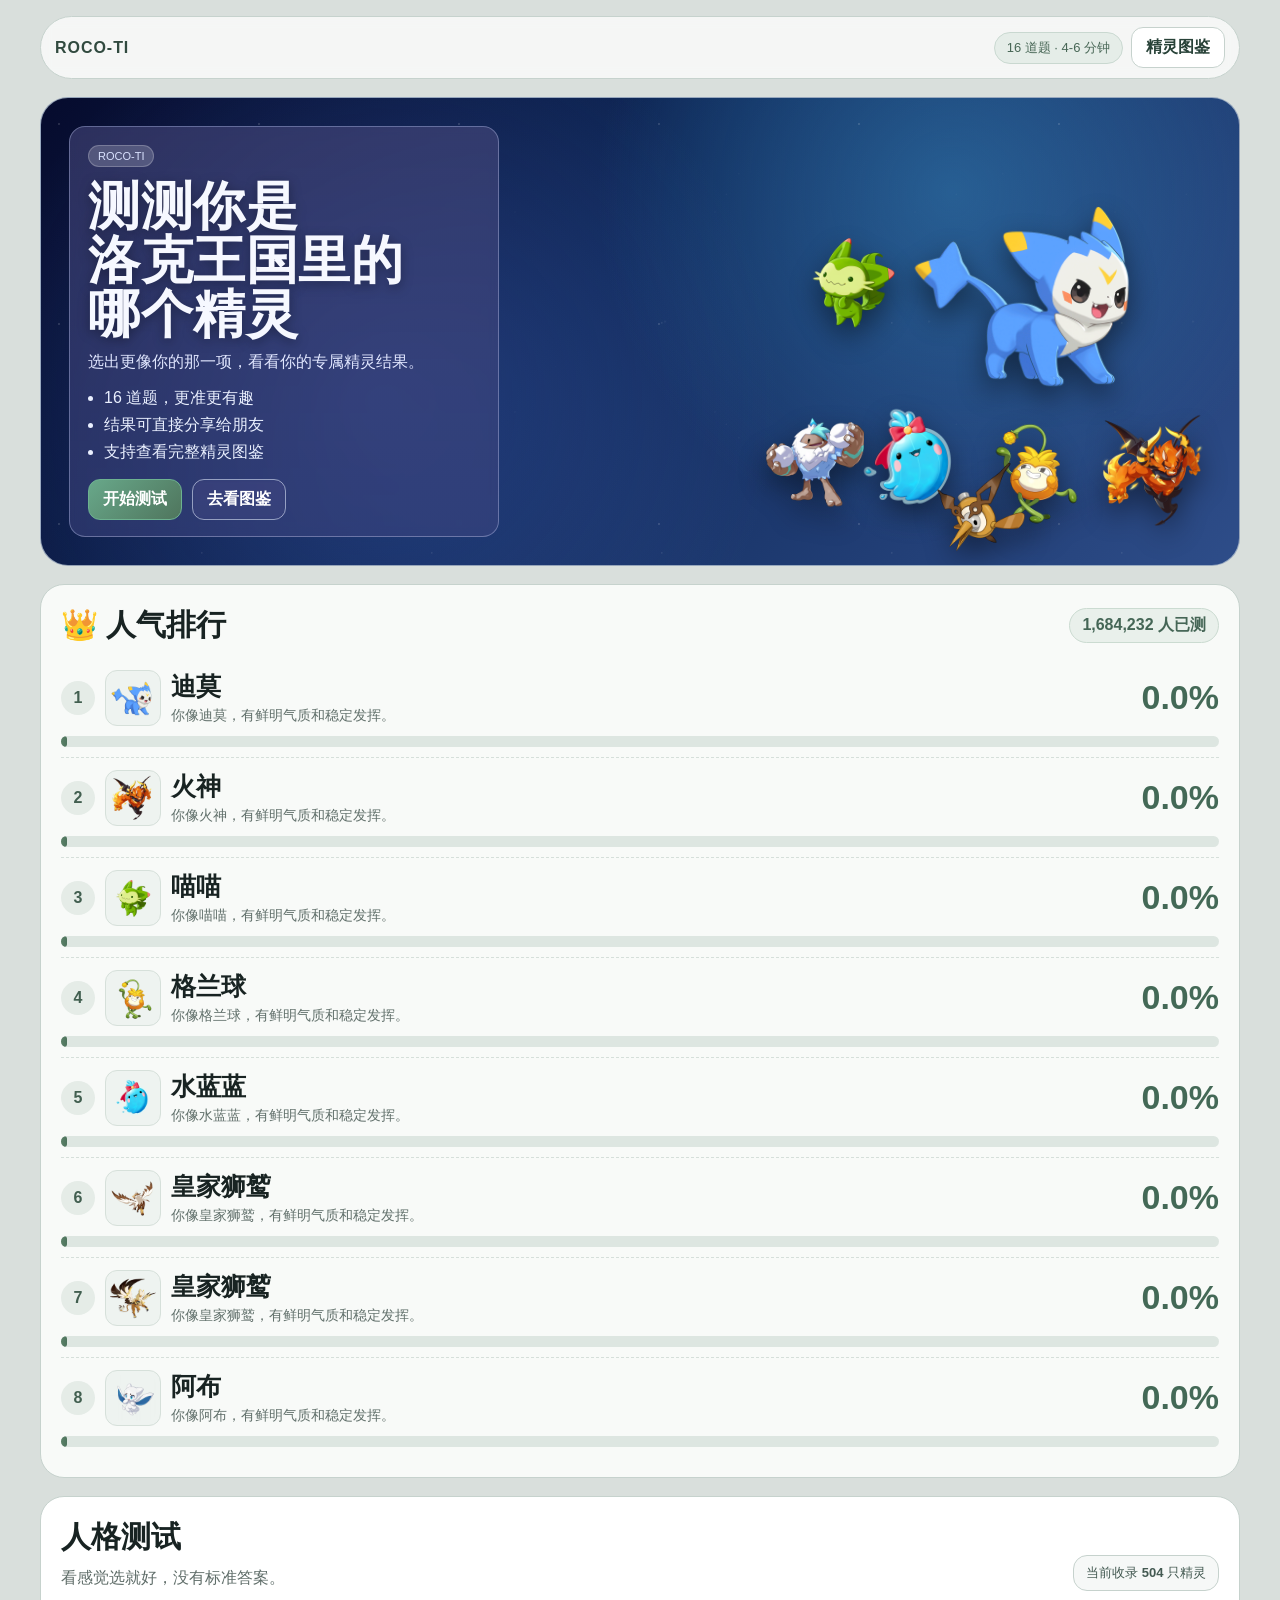
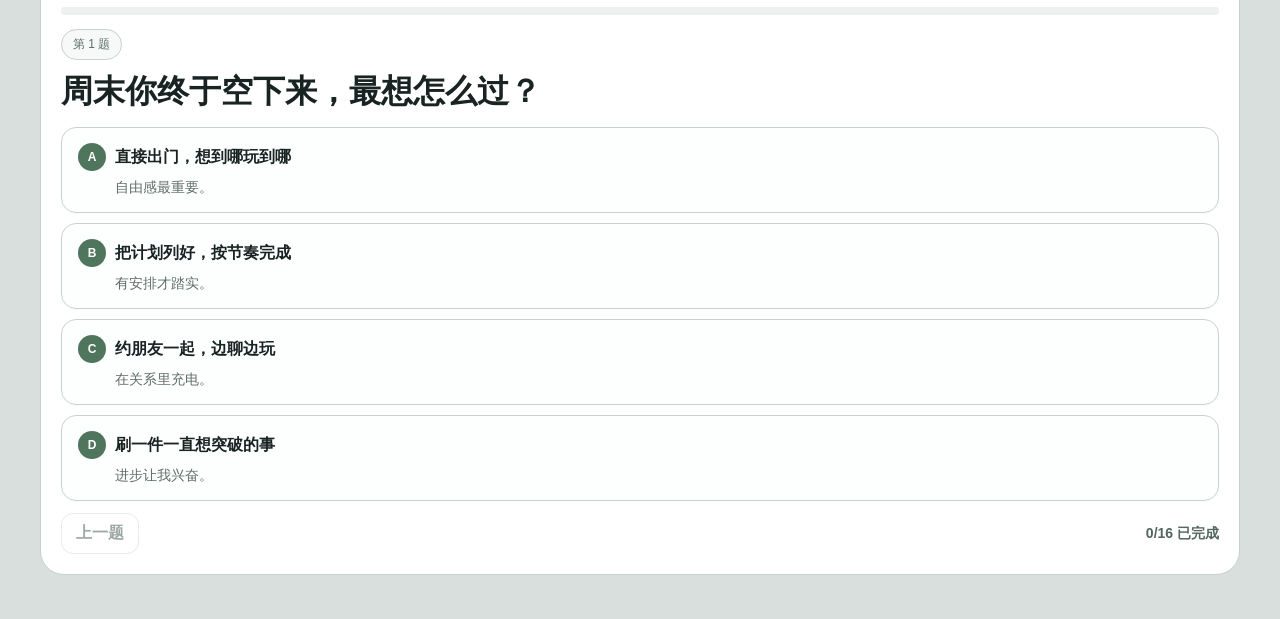
<file: index.html>
<!DOCTYPE html>
<html lang="zh-CN">
<head>
  <meta charset="UTF-8" />
  <meta name="viewport" content="width=device-width, initial-scale=1.0" />
  <title>测测你是洛克王国里的哪个精灵</title>
  <meta name="description" content="测测你是洛克王国里的哪个精灵，16题快速匹配，支持结果分享。" />
  <link rel="icon" type="image/png" href="assets/ui/favicon.png" />
  <link rel="stylesheet" href="assets/css/style.css" />
</head>
<body>
  <main class="page">
    <header class="topbar">
      <a class="brand" href="index.html">ROCO-TI</a>
      <div class="top-actions">
        <span class="pill">16 道题 · 4-6 分钟</span>
        <a class="link-btn" href="dex.html">精灵图鉴</a>
      </div>
    </header>

    <section class="hero-scene">
      <div class="star-layer"></div>
      <section class="hero-copy-card">
        <span class="hero-mini">ROCO-TI</span>
        <h1>测测你是<br/>洛克王国里的<br/>哪个精灵</h1>
        <p>选出更像你的那一项，看看你的专属精灵结果。</p>
        <ul>
          <li>16 道题，更准更有趣</li>
          <li>结果可直接分享给朋友</li>
          <li>支持查看完整精灵图鉴</li>
        </ul>
        <div class="hero-buttons">
          <a class="btn primary" id="startQuizBtn" href="#quizSection">开始测试</a>
          <a class="btn ghost" href="dex.html" id="openGalleryBtn">去看图鉴</a>
        </div>
      </section>

      <div class="hero-sprites" aria-hidden="true">
        <img class="sprite s1" src="assets/spirits_full/spirit_3167.png" alt="" />
        <img class="sprite s2" src="assets/spirits_full/spirit_3168.png" alt="" />
        <img class="sprite s3" src="assets/spirits_full/spirit_3174.png" alt="" />
        <img class="sprite s4" src="assets/spirits_full/spirit_3441.png" alt="" />
        <img class="sprite s5" src="assets/spirits_full/spirit_3173.png" alt="" />
        <img class="sprite s6" src="assets/spirits_full/spirit_3318.png" alt="" />
        <img class="sprite s7" src="assets/spirits_full/spirit_3411.png" alt="" />
      </div>
    </section>

    <section class="panel rank-panel">
      <div class="rank-head">
        <h2>👑 人气排行</h2>
        <span class="rank-total" id="totalTestCount">1,684,232 人已测</span>
      </div>
      <div id="rankMount"></div>
    </section>

    <section class="panel quiz-panel" id="quizSection">
      <div class="quiz-head">
        <div>
          <h2>人格测试</h2>
          <p class="panel-sub">看感觉选就好，没有标准答案。</p>
        </div>
        <div class="count-card">当前收录 <strong id="libraryCount">--</strong> 只精灵</div>
      </div>

      <div class="progress"><span id="progressBar"></span></div>
      <div id="quizMount"></div>

      <div class="result" id="resultWrap">
        <div class="result-art" id="resultArt"></div>
        <div class="result-copy">
          <div class="result-topline">
            <div class="result-code" id="resultCode">RESULT</div>
            <div class="result-series" id="resultSeries">主流系列</div>
          </div>
          <h3 id="resultName">——</h3>
          <p class="desc" id="resultPitch"></p>
          <div class="type-row" id="resultTypes"></div>
          <div class="tag-row" id="resultTags"></div>
          <div class="meta-row">
            <span id="resultConfidence">匹配度：--</span>
          </div>
          <div class="info-list" id="resultInfo"></div>
          <p class="desc" id="resultSummary"></p>
          <div class="stat-grid" id="resultStats"></div>
          <div class="suggest" id="similarMount"></div>
          <div class="row-actions">
            <button class="btn primary" id="restartBtn">再测一次</button>
            <button class="btn" id="shareResultBtn">分享结果</button>
            <button class="btn ghost" id="openWikiBtn">查看图鉴页</button>
          </div>
        </div>
      </div>
    </section>
  </main>

  <script src="assets/js/ranking-config.js"></script>
  <script src="assets/js/app.js"></script>
</body>
</html>
</file>
<file: assets/css/style.css>
:root {
  --bg: #d9dfdc;
  --ink: #182322;
  --muted: #5f6d69;
  --line: #c6d2cd;
  --card: #ffffff;
  --green: #4f755d;
  --green-soft: #e5ede8;
  --night-1: #060b2d;
  --night-2: #102a5b;
  --night-3: #2e4d89;
  --violet-card: rgba(92, 94, 148, 0.38);
}

* { box-sizing: border-box; }
html { scroll-behavior: smooth; }
body {
  margin: 0;
  background: var(--bg);
  color: var(--ink);
  font-family: "PingFang SC", "Noto Sans SC", "Microsoft YaHei", sans-serif;
}

a { color: inherit; text-decoration: none; }
img { display: block; max-width: 100%; }
button, input, select { font: inherit; }

.page {
  width: min(1200px, calc(100% - 28px));
  margin: 16px auto 44px;
  display: grid;
  gap: 18px;
}

.topbar {
  display: flex;
  justify-content: space-between;
  align-items: center;
  gap: 12px;
  padding: 10px 14px;
  border: 1px solid var(--line);
  border-radius: 999px;
  background: rgba(255, 255, 255, 0.72);
  backdrop-filter: blur(6px);
}

.brand {
  font-weight: 800;
  letter-spacing: 0.06em;
  color: #314a3f;
}

.top-actions {
  display: flex;
  align-items: center;
  gap: 8px;
}

.pill {
  display: inline-flex;
  align-items: center;
  border: 1px solid #c9d8d0;
  background: var(--green-soft);
  color: #486756;
  border-radius: 999px;
  padding: 6px 12px;
  font-size: 13px;
}

.hero-scene {
  position: relative;
  min-height: 420px;
  border-radius: 28px;
  border: 1px solid rgba(173, 187, 204, 0.85);
  overflow: hidden;
  background:
    radial-gradient(circle at 76% 20%, rgba(56, 145, 198, 0.45), transparent 36%),
    radial-gradient(circle at 28% 64%, rgba(74, 98, 188, 0.34), transparent 44%),
    linear-gradient(130deg, var(--night-1), var(--night-2) 45%, var(--night-3));
}

.star-layer,
.star-layer::before,
.star-layer::after {
  content: "";
  position: absolute;
  inset: 0;
  background-image:
    radial-gradient(2px 2px at 18px 26px, rgba(255,255,255,.8), transparent 50%),
    radial-gradient(1.5px 1.5px at 74px 114px, rgba(255,255,255,.6), transparent 50%),
    radial-gradient(1px 1px at 135px 60px, rgba(255,255,255,.55), transparent 48%);
  background-size: 200px 200px;
  pointer-events: none;
  opacity: .55;
}

.star-layer::before { transform: scale(1.15); opacity: .35; }
.star-layer::after { transform: scale(1.32); opacity: .25; }

.hero-copy-card {
  position: relative;
  z-index: 2;
  margin: 28px;
  width: min(430px, calc(100% - 56px));
  padding: 18px 18px 16px;
  border-radius: 16px;
  border: 1px solid rgba(209, 219, 255, 0.35);
  background: linear-gradient(180deg, rgba(73, 74, 126, 0.58), rgba(63, 70, 129, 0.52));
  backdrop-filter: blur(5px);
  color: #f6f8ff;
}

.hero-mini {
  display: inline-block;
  font-size: 11px;
  color: #dae2ff;
  background: rgba(255, 255, 255, 0.18);
  border: 1px solid rgba(255, 255, 255, 0.22);
  border-radius: 999px;
  padding: 4px 9px;
}

.hero-copy-card h1 {
  margin: 12px 0 8px;
  font-size: clamp(34px, 5vw, 52px);
  line-height: 1.04;
  letter-spacing: .01em;
  text-shadow: 0 3px 12px rgba(0,0,0,.35);
}

.hero-copy-card p {
  margin: 0;
  color: #e1e7ff;
  line-height: 1.65;
}

.hero-copy-card ul {
  margin: 12px 0 0;
  padding-left: 16px;
  display: grid;
  gap: 6px;
  color: #eaf0ff;
}

.hero-buttons {
  margin-top: 16px;
  display: flex;
  gap: 10px;
  flex-wrap: wrap;
}

.hero-buttons .btn,
.hero-buttons .link-btn {
  border-color: rgba(232, 241, 255, 0.55);
  color: #ffffff;
  background: rgba(255, 255, 255, 0.12);
  backdrop-filter: blur(2px);
}

.hero-buttons .btn.primary {
  background: linear-gradient(135deg, #68a88a, #4f755d);
  border-color: #6db290;
  color: #fff;
}

.hero-sprites {
  position: absolute;
  inset: 0;
  pointer-events: none;
}

.sprite {
  position: absolute;
  filter: drop-shadow(0 12px 14px rgba(0,0,0,.45));
  animation: floatY 4.2s ease-in-out infinite;
}

.s1 { width: 250px; right: 84px; top: 70px; }
.s2 { width: 112px; right: 330px; top: 128px; }
.s3 { width: 124px; right: 268px; bottom: 44px; }
.s4 { width: 116px; right: 150px; bottom: 36px; }
.s5 { width: 116px; right: 26px; bottom: 36px; }
.s6 { width: 106px; right: 370px; bottom: 52px; }
.s7 { width: 102px; right: 210px; bottom: 8px; }
.s2 { animation-delay: .5s; }
.s3 { animation-delay: .8s; }
.s4 { animation-delay: 1.1s; }
.s5 { animation-delay: 1.4s; }
.s6 { animation-delay: 1.7s; }
.s7 { animation-delay: 2s; }

@keyframes floatY {
  0% { transform: translateY(0); }
  50% { transform: translateY(-8px); }
  100% { transform: translateY(0); }
}

.panel {
  background: var(--card);
  border: 1px solid var(--line);
  border-radius: 24px;
  padding: 20px;
}

.rank-panel {
  background: #f8faf8;
}

.rank-head {
  display: flex;
  justify-content: space-between;
  align-items: center;
  gap: 10px;
  margin-bottom: 12px;
}

.rank-head h2 {
  margin: 0;
}

.rank-total {
  border: 1px solid #cbdbd1;
  border-radius: 999px;
  background: #e9f0eb;
  color: #456656;
  padding: 6px 12px;
  font-weight: 700;
}

.rank-item {
  display: grid;
  grid-template-columns: 1fr auto;
  gap: 10px;
  align-items: center;
  padding: 12px 0 10px;
}

.rank-item + .rank-item {
  border-top: 1px dashed #d5dfda;
}

.rank-left {
  display: grid;
  grid-template-columns: 34px 56px 1fr;
  gap: 10px;
  align-items: center;
}

.rank-no {
  width: 34px;
  height: 34px;
  border-radius: 50%;
  background: #e5ece7;
  color: #425f50;
  display: grid;
  place-items: center;
  font-weight: 800;
}

.rank-avatar {
  width: 56px;
  height: 56px;
  object-fit: contain;
  border-radius: 12px;
  background: #eef3f0;
  border: 1px solid #d6e0da;
  padding: 4px;
}

.rank-left h4 {
  margin: 0;
  font-size: 25px;
}

.rank-left p {
  margin: 4px 0 0;
  color: #61706b;
  font-size: 14px;
}

.rank-right {
  color: #446957;
  font-size: 34px;
  font-weight: 800;
  min-width: 82px;
  text-align: right;
}

.rank-bar {
  grid-column: 1 / -1;
  height: 11px;
  border-radius: 999px;
  background: #dde6e1;
  overflow: hidden;
}

.rank-bar span {
  display: block;
  height: 100%;
  border-radius: inherit;
  background: linear-gradient(90deg, #5b8169, #4d735c);
}

.row-actions .btn {
  min-width: 124px;
}

.quiz-head {
  display: flex;
  justify-content: space-between;
  gap: 12px;
  align-items: end;
}

.count-card {
  border: 1px solid var(--line);
  border-radius: 14px;
  background: #f6f8f7;
  color: #445a52;
  padding: 8px 12px;
  font-size: 13px;
}

.panel h2 {
  margin: 0;
  font-size: 30px;
}

.panel-sub {
  margin: 6px 0 0;
  color: var(--muted);
  line-height: 1.7;
}

.progress {
  height: 8px;
  background: #ecf1ef;
  border-radius: 999px;
  overflow: hidden;
  margin: 16px 0 14px;
}

.progress > span {
  display: block;
  width: 0;
  height: 100%;
  background: linear-gradient(90deg, #4d735c, #355746);
  transition: width .22s ease;
}

.q-badge {
  display: inline-flex;
  align-items: center;
  border-radius: 999px;
  border: 1px solid var(--line);
  padding: 6px 11px;
  font-size: 12px;
  color: #5d6f69;
  background: #f7f8f8;
}

.question-title {
  margin: 10px 0 14px;
  font-size: clamp(23px, 3vw, 32px);
  line-height: 1.35;
}

.option-list { display: grid; gap: 10px; }

.option {
  border: 1px solid var(--line);
  border-radius: 15px;
  padding: 15px 16px;
  cursor: pointer;
  background: #fdfefe;
  transition: transform .16s ease, box-shadow .16s ease, border-color .16s ease;
}

.option:hover {
  border-color: #9ab8a8;
  transform: translateY(-1px);
  box-shadow: 0 8px 18px rgba(80, 105, 92, .1);
}

.option.is-selected {
  border-color: #5d856f;
  box-shadow: 0 0 0 2px rgba(93, 133, 111, .15);
  background: #f3f8f5;
}

.option strong { display: flex; align-items: center; gap: 9px; }
.option p { margin: 8px 0 0 37px; color: var(--muted); font-size: 14px; }

.label-dot {
  width: 28px;
  height: 28px;
  border-radius: 50%;
  display: inline-grid;
  place-items: center;
  background: var(--green);
  color: #fff;
  font-size: 12px;
}

.question-foot {
  margin-top: 12px;
  display: flex;
  justify-content: space-between;
  align-items: center;
  gap: 8px;
}

.q-progress-text {
  color: #54665e;
  font-size: 14px;
  font-weight: 600;
}

.btn.is-disabled {
  opacity: .45;
  cursor: not-allowed;
}

.question-anim .option {
  animation: fadeSlide .28s ease both;
}

.question-anim .option:nth-child(2) { animation-delay: .03s; }
.question-anim .option:nth-child(3) { animation-delay: .06s; }
.question-anim .option:nth-child(4) { animation-delay: .09s; }

@keyframes fadeSlide {
  from { opacity: 0; transform: translateY(4px); }
  to { opacity: 1; transform: translateY(0); }
}

.btn,
.link-btn {
  display: inline-flex;
  align-items: center;
  justify-content: center;
  min-height: 41px;
  padding: 0 14px;
  border-radius: 12px;
  border: 1px solid var(--line);
  background: #fff;
  color: #284238;
  cursor: pointer;
  font-weight: 600;
}

.btn.primary,
.link-btn.primary {
  background: var(--green);
  border-color: var(--green);
  color: #fff;
}

.btn.ghost { background: transparent; }

.result {
  margin-top: 16px;
  display: none;
  grid-template-columns: .72fr 1.28fr;
  gap: 12px;
}

.result.show { display: grid; }

.result-art {
  border: 1px solid var(--line);
  border-radius: 16px;
  min-height: 330px;
  padding: 14px;
  background: #eef3f0;
  display: flex;
  align-items: center;
  justify-content: center;
}

.result-art img { width: 100%; height: 100%; object-fit: contain; }

.result-copy {
  border: 1px solid var(--line);
  border-radius: 16px;
  background: #fff;
  padding: 14px;
}

.result-topline,
.type-row,
.tag-row,
.meta-row,
.filter-row,
.row-actions {
  display: flex;
  flex-wrap: wrap;
  gap: 8px;
}

.result-code,
.result-series,
.type-chip,
.tag,
.chip {
  border: 1px solid var(--line);
  border-radius: 999px;
  padding: 6px 11px;
  font-size: 12px;
  background: #fff;
}

.result-code {
  background: #e8efe9;
  border-color: #c6d7cd;
  color: #365544;
  font-weight: 700;
}

.result-copy h3 { margin: 10px 0 8px; font-size: 34px; }
.desc { margin: 0; color: var(--muted); line-height: 1.72; }

.meta-row span { color: var(--muted); font-size: 13px; }

.info-list { margin-top: 10px; display: grid; gap: 8px; }
.info-item { display: grid; grid-template-columns: 96px 1fr; gap: 10px; }
.info-item span { color: var(--muted); }

.stat-grid {
  margin-top: 12px;
  display: grid;
  grid-template-columns: repeat(2, minmax(0, 1fr));
  gap: 10px;
}

.stat-box {
  border: 1px solid var(--line);
  border-radius: 12px;
  padding: 10px;
}

.stat-box small { color: var(--muted); display: block; margin-bottom: 8px; }

.bar { height: 8px; border-radius: 999px; background: #ecf1ef; overflow: hidden; }
.bar span { display: block; height: 100%; background: linear-gradient(90deg, #4f765f, #3d5f4d); }

.suggest {
  margin-top: 10px;
  border-top: 1px dashed var(--line);
  padding-top: 10px;
  color: var(--muted);
}

.tools-row {
  display: flex;
  flex-wrap: wrap;
  align-items: center;
  gap: 10px;
}

.search-box { flex: 1 1 420px; display: flex; gap: 8px; }

.input,
.select {
  min-height: 41px;
  border: 1px solid var(--line);
  border-radius: 12px;
  background: #fff;
  color: #22302b;
  padding: 0 12px;
}

.input { width: 100%; }

.filter-row { margin: 10px 0 12px; }

.chip { cursor: pointer; color: #425d51; }
.chip.active { background: #e5ede8; border-color: #c7d8ce; }

.db-status { color: var(--muted); margin-bottom: 12px; }

.card-grid {
  display: grid;
  grid-template-columns: repeat(3, minmax(0, 1fr));
  gap: 12px;
}

.spirit-card {
  border: 1px solid var(--line);
  border-radius: 16px;
  overflow: hidden;
  background: #fff;
}

.spirit-media {
  aspect-ratio: 1 / 1;
  background: #edf2ef;
  padding: 12px;
  display: flex;
  align-items: center;
  justify-content: center;
}

.spirit-media img { width: 100%; height: 100%; object-fit: contain; }

.spirit-body {
  padding: 12px;
  display: flex;
  flex-direction: column;
  gap: 8px;
  min-height: 228px;
}

.spirit-body h3 { margin: 0; font-size: 20px; }
.spirit-meta,
.spirit-body p { color: var(--muted); }

.spirit-body p {
  margin: 0;
  line-height: 1.6;
  font-size: 14px;
}

.card-actions { margin-top: auto; display: flex; gap: 8px; flex-wrap: wrap; }

.empty {
  border: 1px dashed var(--line);
  border-radius: 14px;
  color: var(--muted);
  text-align: center;
  padding: 22px;
}

@media (max-width: 1080px) {
  .result { grid-template-columns: 1fr; }
  .card-grid { grid-template-columns: repeat(2, minmax(0, 1fr)); }
  .s1 { width: 220px; right: 58px; top: 78px; }
  .s6 { right: 288px; }
  .s7 { right: 148px; }
}

@media (max-width: 760px) {
  .page { width: min(100% - 16px, 1200px); }
  .topbar { border-radius: 14px; }
  .hero-scene { min-height: 520px; }
  .hero-copy-card { margin: 14px; width: calc(100% - 28px); }
  .hero-copy-card h1 { font-size: 38px; }
  .sprite { transform: scale(.85); transform-origin: center; }
  .s1 { right: 28px; top: 226px; }
  .s2 { right: 210px; top: 252px; }
  .s3 { right: 186px; bottom: 18px; }
  .s4 { right: 88px; bottom: 18px; }
  .s5 { right: 0; bottom: 18px; }
  .s6 { right: 262px; bottom: 28px; }
  .s7 { right: 136px; bottom: -6px; }
  .quiz-head { flex-direction: column; align-items: start; }
  .panel { padding: 15px; border-radius: 16px; }
  .option p { margin-left: 0; }
  .rank-left { grid-template-columns: 30px 46px 1fr; }
  .rank-avatar { width: 46px; height: 46px; }
  .rank-left h4 { font-size: 20px; }
  .rank-right { font-size: 26px; }
  .row-actions {
    display: grid;
    grid-template-columns: repeat(2, minmax(0, 1fr));
    gap: 8px;
  }
  .row-actions .btn {
    width: 100%;
    min-width: 0;
  }
  .info-item { grid-template-columns: 1fr; gap: 4px; }
  .stat-grid,
  .card-grid { grid-template-columns: 1fr; }
}
</file>
